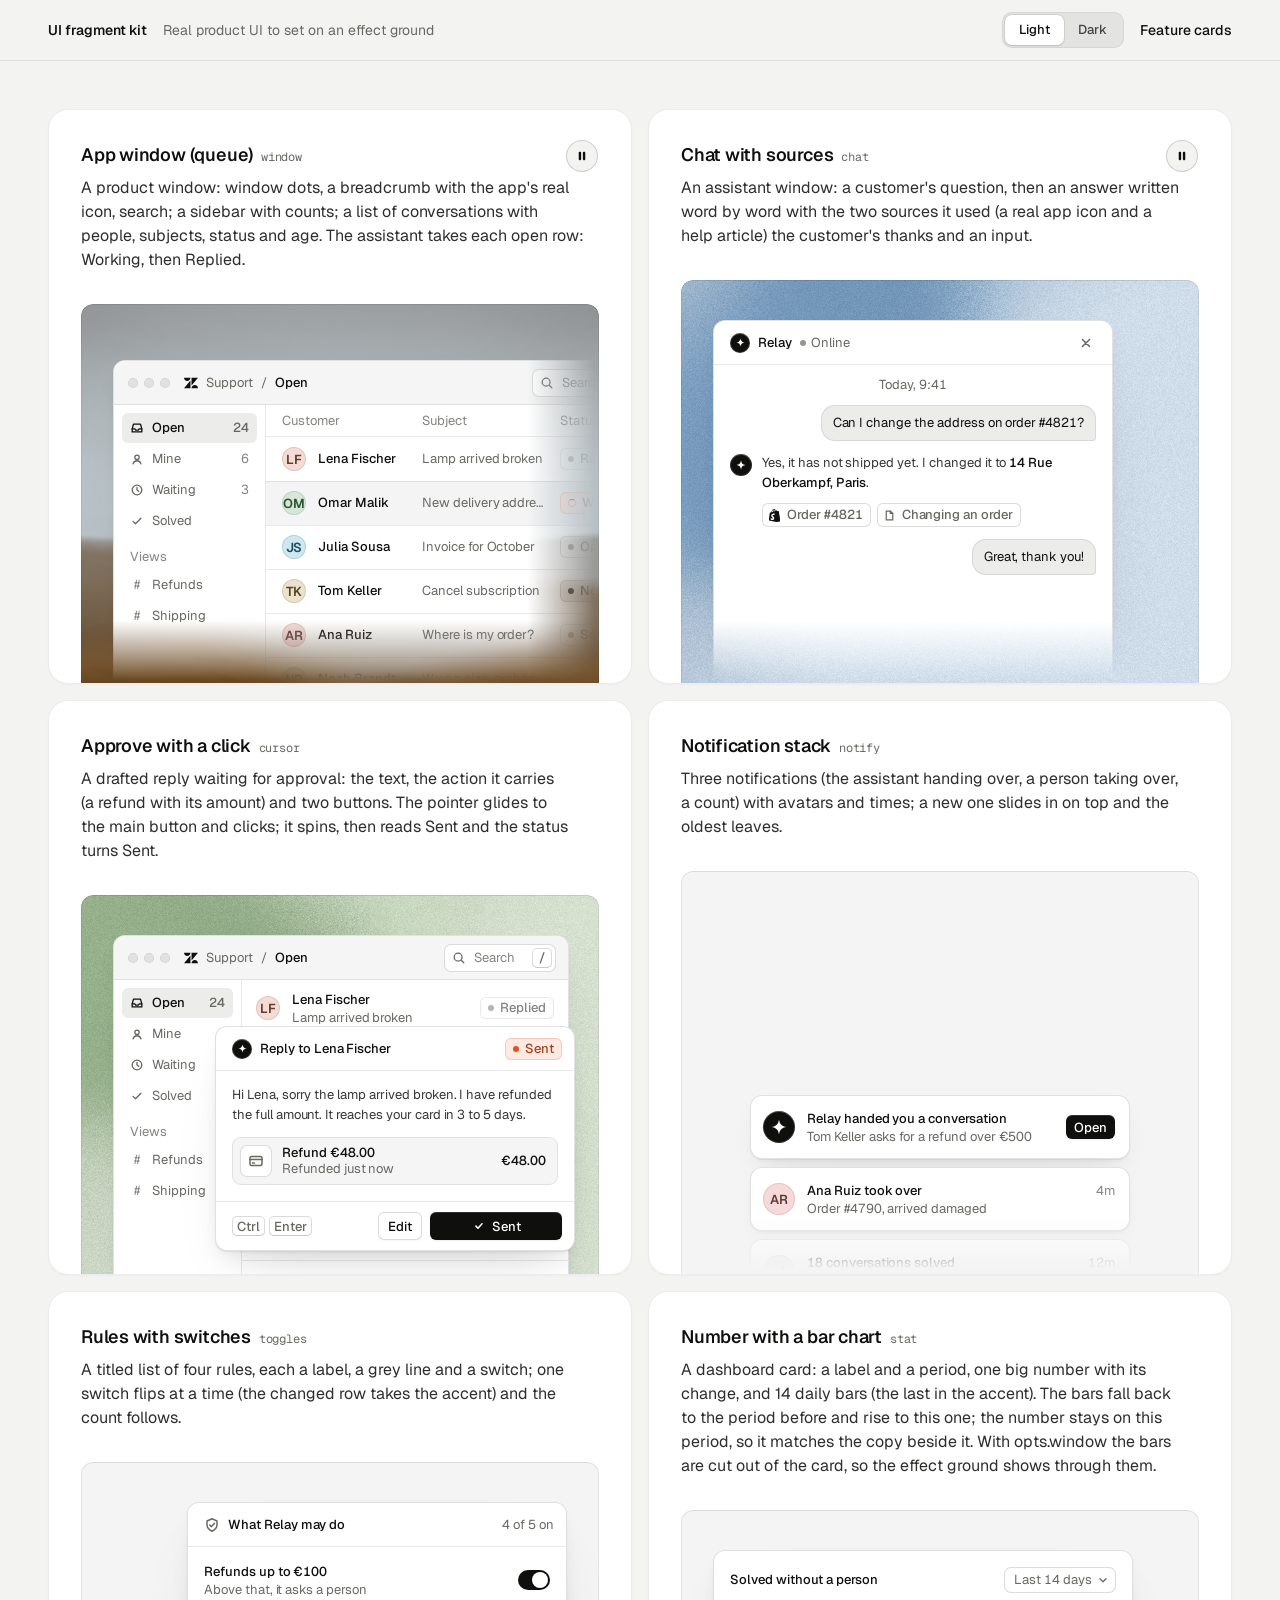
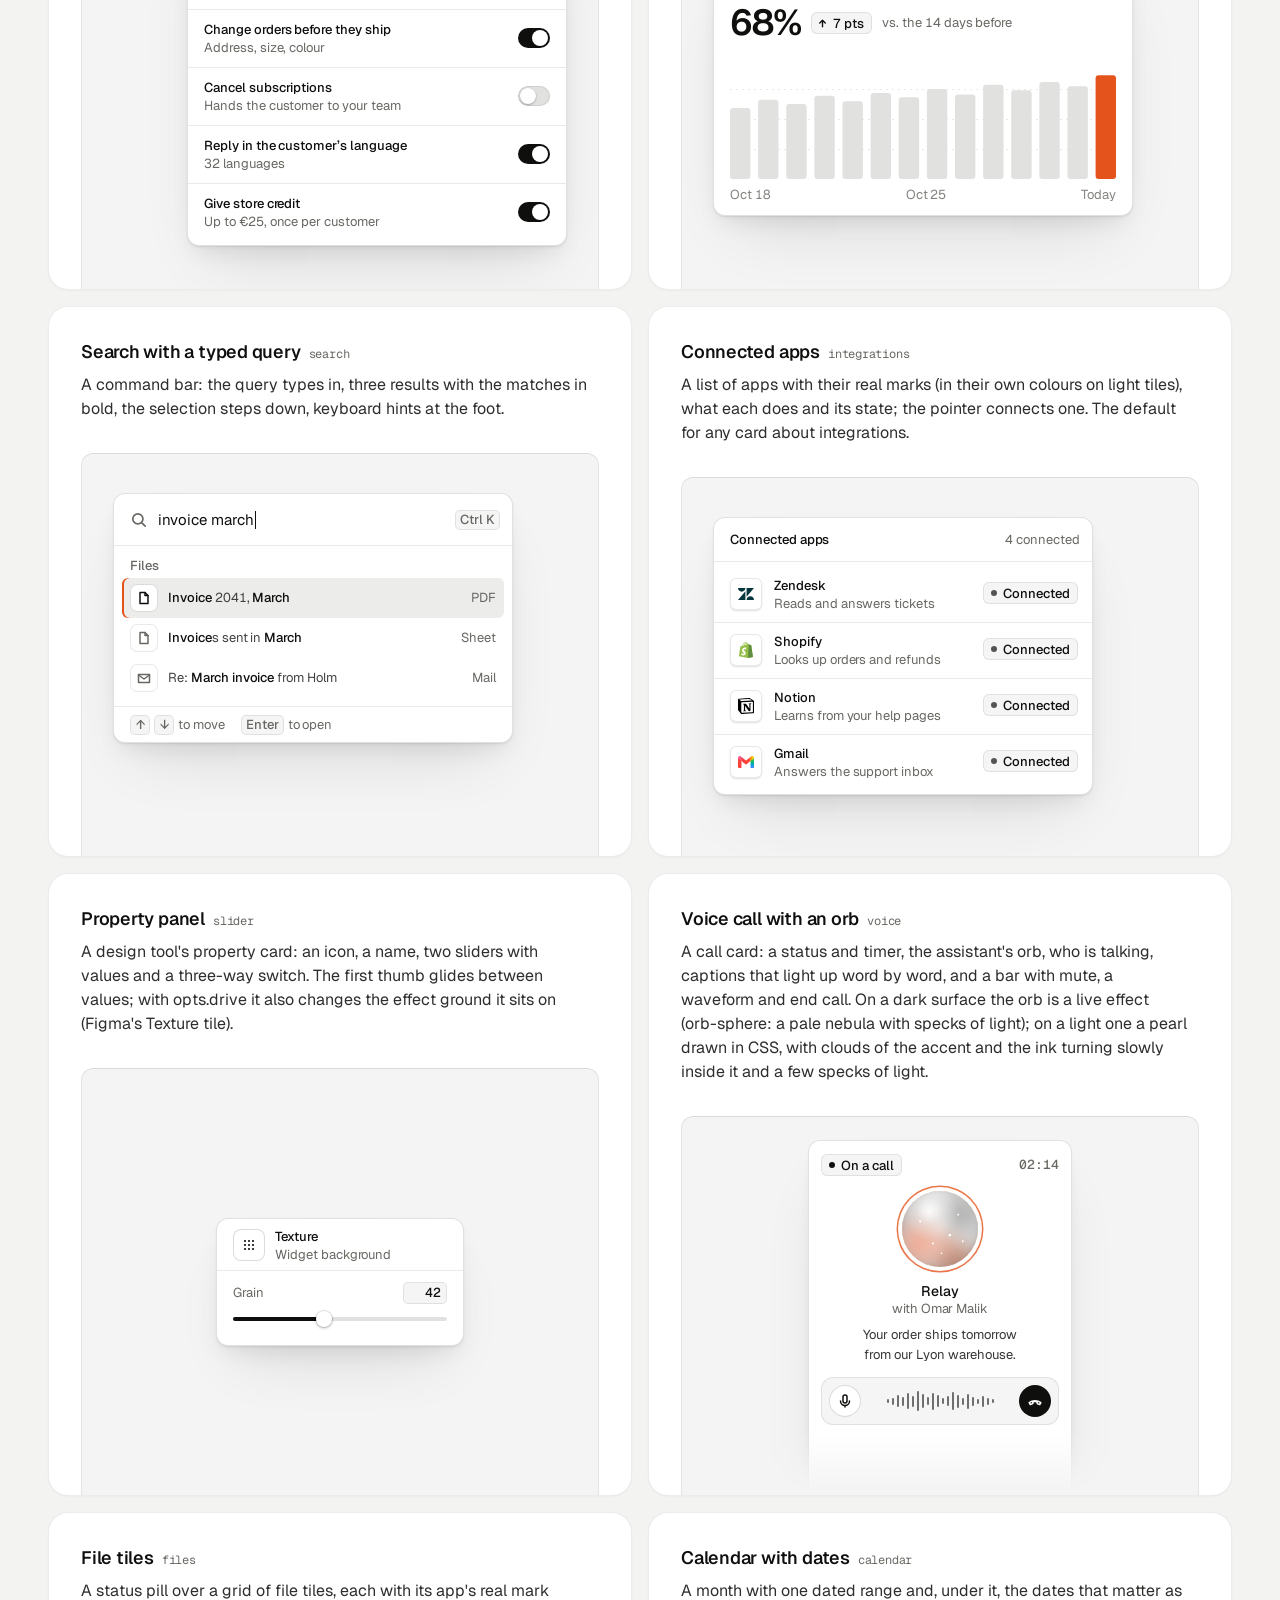
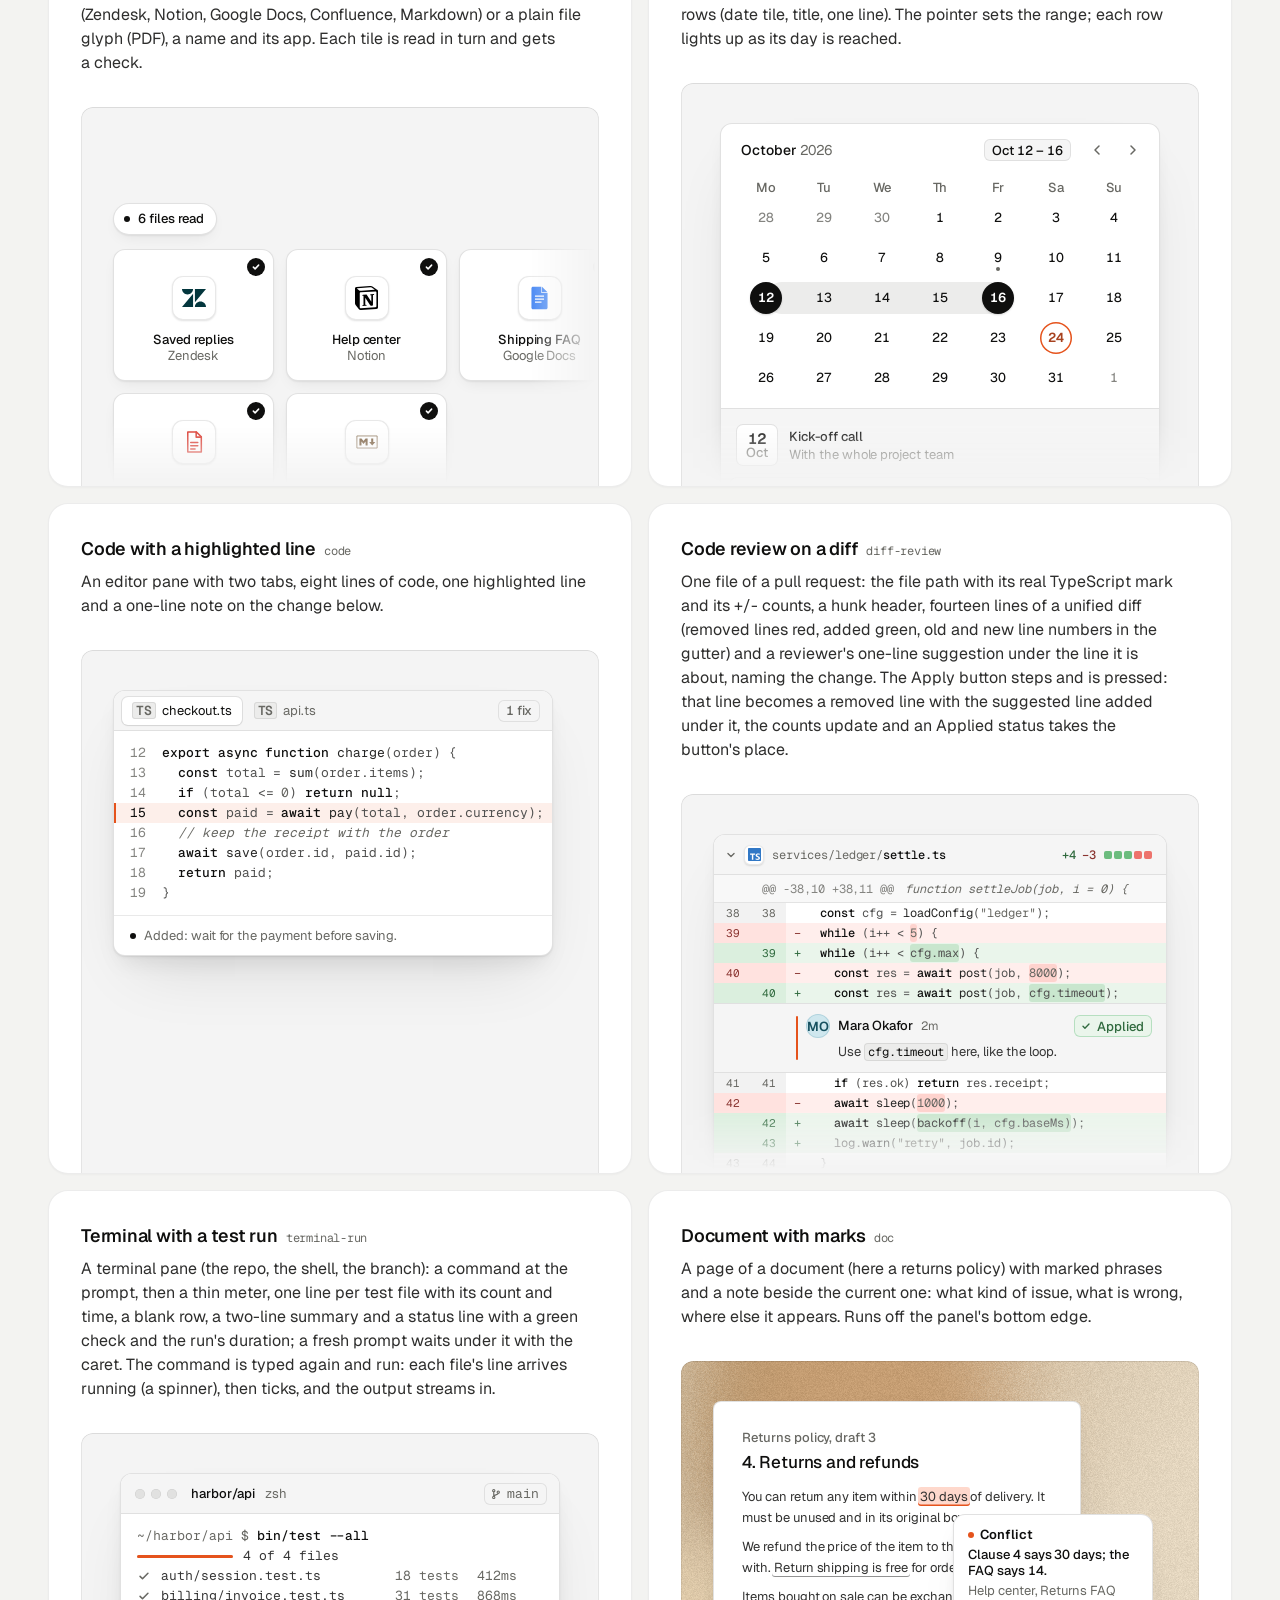
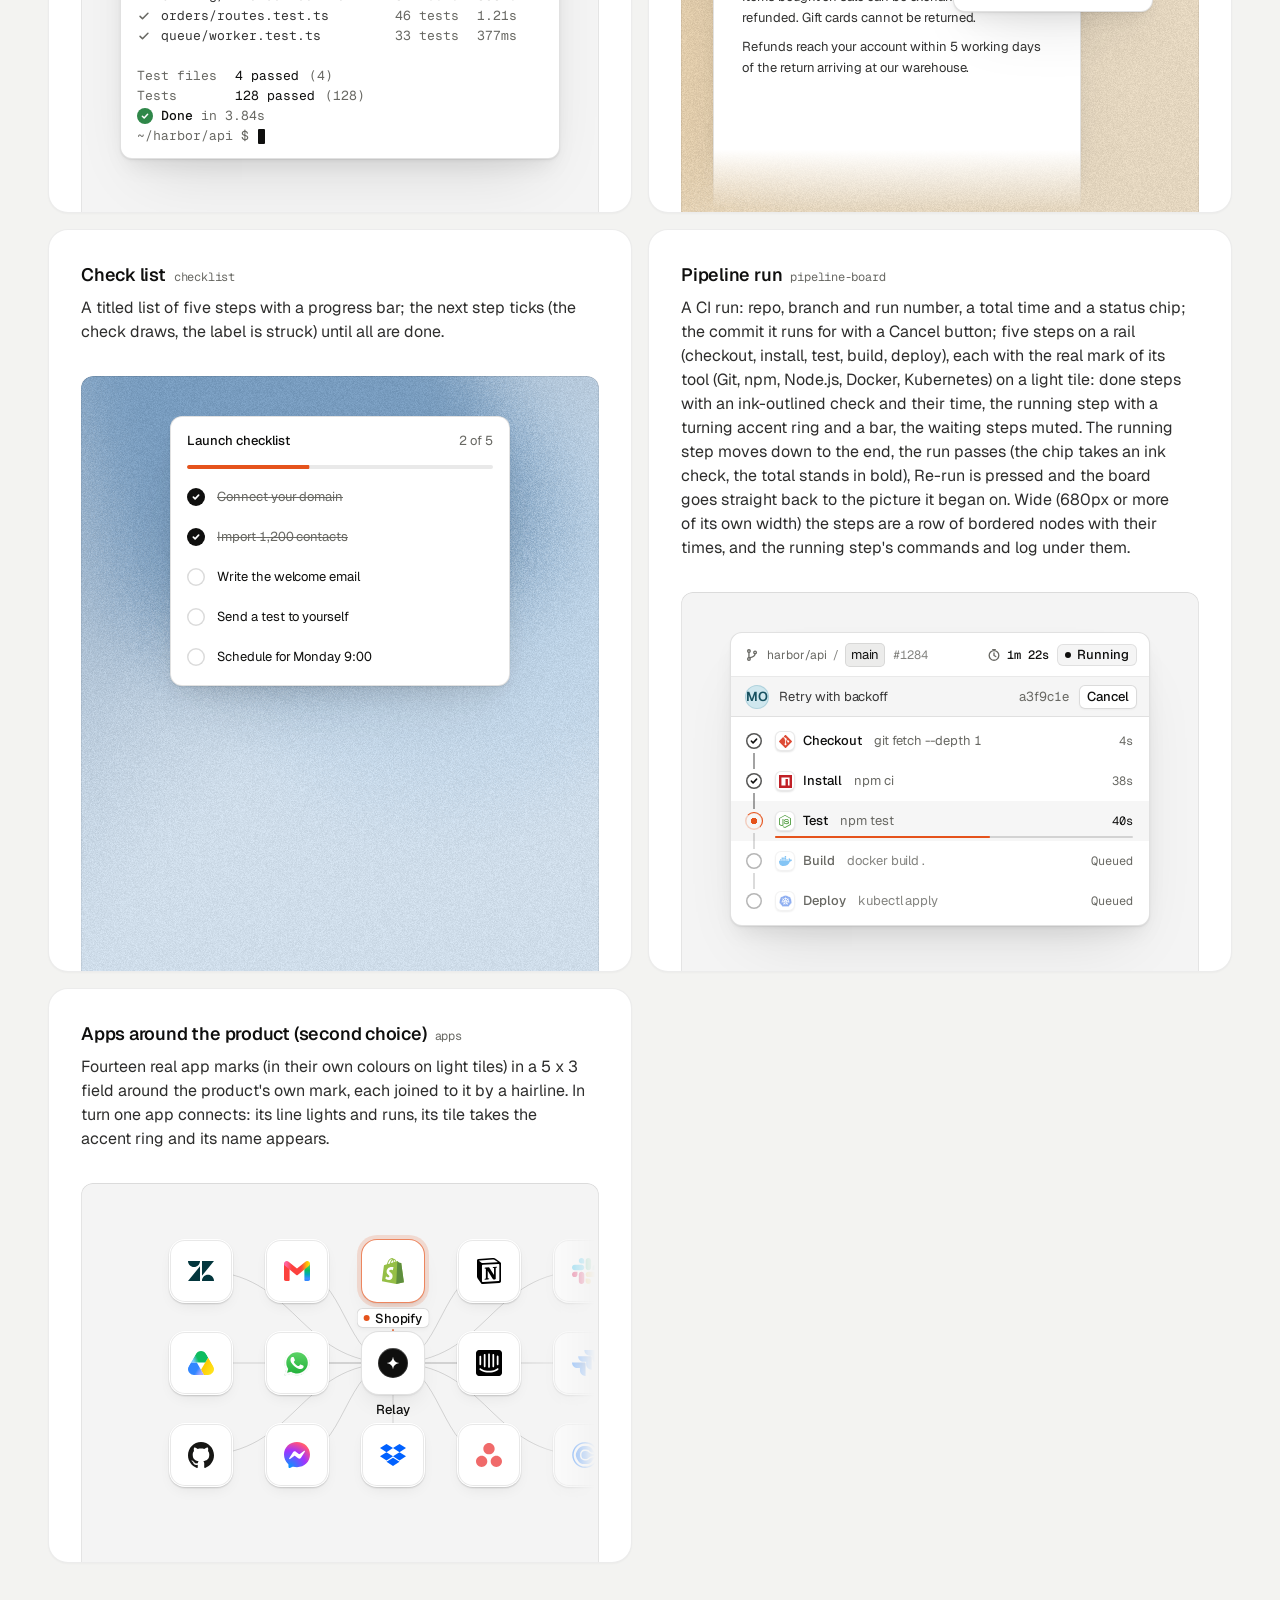
<file: .agents/skills/design-taste-frontend/assets/ui/index.html>
<!doctype html>
<html lang="en" data-theme="light">
<head>
<script>window.__tpGlMax = 16;   /* a gallery shows many live effects at once; a page of a site keeps the default 4 (fx.js) */</script>
<meta charset="utf-8">
<meta name="viewport" content="width=device-width, initial-scale=1">
<title>UI fragment kit</title>
<meta name="description" content="Nineteen pieces of real product UI from the taste-skill kit, each on an effect ground in a feature card.">
<link rel="preconnect" href="https://fonts.googleapis.com">
<link rel="preconnect" href="https://fonts.gstatic.com" crossorigin>
<link href="https://fonts.googleapis.com/css2?family=Geist:wght@300..700&family=Geist+Mono:wght@400;500&display=swap" rel="stylesheet">
<link rel="stylesheet" href="base.css">
<link rel="stylesheet" href="cards.css">
<style>
  :root { --font-text: "Geist", system-ui, sans-serif; --font-display: "Geist", system-ui, sans-serif; --font-mono: "Geist Mono", ui-monospace, monospace; }
  [data-theme="light"] { --bg: #f3f3f1; --card: #ffffff; --ink: #0f0f0e; --muted: #686863; --accent: #e5531c; --accent-ink: #ffffff; --g-bg: #e9e8e4; --g-surface: #f6f5f2; --frag: #ffffff; --warm: #c9a679; }
  [data-theme="dark"] { --bg: #070708; --card: #151517; --ink: #f2f2ef; --muted: #8f9094; --accent: #ff7a3c; --accent-ink: #120c08; --g-bg: #0e0e10; --g-surface: #1b1c1f; --frag: #1c1d20; --warm: #9c9689; }
  * { box-sizing: border-box; }
  html, body { margin: 0; }
  body { font-family: var(--font-text); background: var(--bg); color: var(--ink); -webkit-font-smoothing: antialiased; }
  .panel { --fx-bg: var(--g-bg); --fx-surface: var(--g-surface); --fx-ink: var(--ink); --fx-muted: var(--muted); --fx-accent: var(--hue, var(--warm)); --fx-accent-ink: var(--accent-ink); --calm: var(--g-bg); --p-h: 380px; }
  .top { position: sticky; top: 0; z-index: 20; background: color-mix(in oklab, var(--bg) 86%, transparent); backdrop-filter: blur(14px); -webkit-backdrop-filter: blur(14px); border-bottom: 1px solid color-mix(in oklab, var(--ink) 8%, transparent); }
  .top__in { max-width: 1232px; margin: 0 auto; padding: 0 24px; height: 60px; display: flex; align-items: center; gap: 16px; font-size: 14px; line-height: 20px; }
  .top__in strong { font-weight: 560; }
  .top__in > span { color: var(--muted); }
  .sp { flex: 1; }
  .seg { display: inline-flex; padding: 3px; border-radius: 10px; background: color-mix(in oklab, var(--ink) 6%, var(--bg)); box-shadow: inset 0 0 0 1px color-mix(in oklab, var(--ink) 6%, transparent); }
  .seg button { font: inherit; font-size: 13px; font-weight: 500; border: 0; background: none; color: color-mix(in oklab, var(--ink) 72%, var(--bg)); height: 30px; padding: 0 14px; border-radius: 7px; cursor: pointer; }
  .seg button[aria-pressed="true"] { background: var(--card); color: var(--ink); box-shadow: 0 0 0 1px color-mix(in oklab, var(--ink) 8%, transparent), 0 1px 2px rgb(0 0 0 / .1); }
  .top__in a { color: var(--ink); text-decoration: none; font-weight: 500; }
  main { max-width: 1232px; margin: 0 auto; padding: 48px 24px 96px; }
  .grid { display: grid; grid-template-columns: repeat(2, minmax(0, 1fr)); gap: 16px; }
  .card > h3 code { font: 400 12px/16px var(--font-mono); color: var(--muted); margin-left: 8px; }
  @media (max-width: 860px) { .grid { grid-template-columns: minmax(0, 1fr); } }
  @media (max-width: 600px) { main { padding: 24px 16px 64px; } .top__in { padding: 0 16px; } .top__in > span { display: none; } .panel { --p-h: 340px; } }
</style>
</head>
<body>
<header class="top">
  <div class="top__in">
    <strong>UI fragment kit</strong><span>Real product UI to set on an effect ground</span>
    <span class="sp"></span>
    <div class="seg" role="group" aria-label="Theme"><button type="button" data-mode="light" aria-pressed="true">Light</button><button type="button" data-mode="dark" aria-pressed="false">Dark</button></div>
    <a href="cards.html">Feature cards</a>
  </div>
</header>
<main><div class="grid" id="grid"></div></main>

<script type="module">
  import fx from '../effects/fx.js';
  import ui from './ui.js';
  const index = await fetch('index.json').then(r => r.json());
  // where each one sits, as its meta.json says: anchored at a corner or rising from the bottom and cut by
  // the panel's edge, or whole with 24px or more of ground round it; a fade only where an edge cuts it.
  // Only the compact slider sits in the calm middle (Figma's Texture tile); the cursor dialog is shown
  // where it belongs, over the lower-right edge of a window. [class, fade, style, opts]
  const PLACE = {
    window: ['at-corner', 'stage--fade-br', '--ay:56px'],
    chat: ['at-rise to-edge', 'stage--fade-b'],
    cursor: ['at-over', '', '--bx:24px;--by:24px'],
    notify: ['at-rise fit', 'stage--fade-b', '--ay:calc(100% - 180px);--ay-sm:calc(100% - 180px);--fit-max:380px'],
    toggles: ['at-right', ''],
    stat: ['at-corner', ''],
    search: ['at-corner', ''],
    integrations: ['at-corner', ''],
    slider: ['at-center', '', '', '{"compact":true,"drive":{"param":"grain","min":0.15,"max":0.95}}'],
    voice: ['at-rise to-edge fit', 'stage--fade-b', '--ax:max(24px, 50% - 132px);--ay:24px;--fit-max:264px'],
    files: ['at-corner wide', 'stage--fade-br', '--w:680px;--ay:96px'],
    calendar: ['at-rise fit', 'stage--fade-b', '--fit-max:440px'],
    code: ['at-corner', ''],
    'diff-review': ['at-corner fit', 'stage--fade-b', '--fit-max:480px'],
    'terminal-run': ['at-rise fit', '', '--fit-max:440px'],
    'pipeline-board': ['at-rise fit', '', '--fit-max:420px'],
    doc: ['at-corner to-edge', 'stage--fade-b'],
    checklist: ['at-rise fit', '', '--fit-max:340px'],
    apps: ['at-corner wide', 'stage--fade-br', '--w:560px;--ay:48px'],
  };
  // grounds behind UI are soft lit fields (never a line or dot pattern), on both themes: the bright
  // picture behind dark UI on the dark page, a clear step darker than white UI on the light page
  // the painting stays abstract (a mist over warm sand, level, fully soft) and shows once on the page
  const PAINT = ['painterly-landscape', { blur: 1, brush: 0.35, slope: 0, hillY: 0.3, horizon: 0.62, calm: 0.2, calmX: 0.6, calmY: 0.8, drift: 0, side: 1 }, '{"bg":"#a3b0b6","accent":"#c49a6c"}'];
  const GRAIN = ['grain-gradient', { speed: 0, grainMotion: 0, calm: 0.2, calmX: 0.5, calmY: 0.6, tint: 0.6, contrast: 0.6 }, '{"bg":"#d9ccb7","surface":"#e9e0d2","ink":"#2a2622","muted":"#6f675c","accent":"#a8794a"}'];
  const SKY = [GRAIN[0], GRAIN[1], '{"bg":"#c6d3df","surface":"#d6e0e9","ink":"#25303a","muted":"#5d6873","accent":"#3f6a92"}'];
  const SAGE = [GRAIN[0], GRAIN[1], '{"bg":"#cdd6c6","surface":"#dce3d6","ink":"#262d24","muted":"#5f6a5a","accent":"#6c8e63"}'];
  const GROUND = (m, i) => (m.name === 'slider' ? GRAIN : i === 0 ? PAINT : [GRAIN, SKY, SAGE][i % 3]);
  const q = new URLSearchParams(location.search);
  const grid = document.getElementById('grid');
  grid.innerHTML = index.fragments.map((m, i) => {
    const [at, fade, extra = '', opts = ''] = PLACE[m.name] || ['at-corner', 'stage--fade-br'];
    const [id, params, pal] = GROUND(m, i);
    const w = at === 'at-center' ? '' : ` style="--ax:32px;--ay:40px;${extra}"`;
    const o = opts ? ` data-ui-opts='${opts}'` : '';
    // the cursor is a dialog over a window's edge: the window under it holds still
    const under = m.name === 'cursor' ? `<div class="at-corner" style="--ax:32px;--ay:40px" data-ui-load="window" data-ui-opts='{"compact":true}' data-ui-still></div>` : '';
    return `<article class="card card--row"><h3>${m.title}<code>${m.name}</code></h3><p>${m.shows}</p>
      <div class="panel" data-fx="${id}" data-fx-seed="${(i + 1) * 17}" data-fx-params='${JSON.stringify(params)}' data-fx-palette='${pal}' style="--calm-k:0%">
        <div class="stage ${fade}">${under}<div class="${at}"${w}${o} data-ui-load="${m.name}"></div></div></div></article>`;
  }).join('');
  function setMode(mode) {
    document.documentElement.dataset.theme = mode;
    document.querySelectorAll('.seg button').forEach(b => b.setAttribute('aria-pressed', String(b.dataset.mode === mode)));
  }
  setMode(q.get('mode') === 'dark' ? 'dark' : 'light');
  if (q.has('t')) fx.setClock(+q.get('t'));
  // each ground is drawn once near the screen and kept as a picture (its WebGL context freed), so nineteen
  // panels need one or two contexts, not nineteen
  await Promise.all([ui.loadAll(grid), ui.grounds(grid, fx)]);
  document.documentElement.dataset.ready = '1';
  document.querySelectorAll('.seg button').forEach(b => b.addEventListener('click', async () => {
    setMode(b.dataset.mode);
    for (const el of grid.querySelectorAll('[data-ui]')) el.__ui?.repaint?.();
    await ui.grounds(grid, fx);
  }));
</script>
</body>
</html>
</file>
<file: .agents/skills/design-taste-frontend/assets/ui/base.css>
/*
  taste-skill UI fragment kit - shared base.
  Small pieces of real product UI, set on an effect ground inside a card's inset panel.
  The standard (references/cards.md): true product scale (13px text, 12px meta, never under 11px).
  A fragment is a picture of a product's screen, so the page's 13px floor (VI-05) does not apply
  inside .ui; every word the page itself says (titles, lines, labels, captions) keeps 13px or more.
  The rest:
  real-looking data, crisp 1px borders, radius 10-12, a soft layered shadow, one accent touch
  (the agent's mark is the ink, so the accent stays free for that one touch).

  Styled only by custom properties set by the page:
    --ui-font, --ui-mono, --ui-radius
    --fx-bg (the fragment's own surface), --fx-surface, --fx-ink, --fx-muted, --fx-accent, --fx-accent-ink
  Light or dark is read from --fx-bg itself (relative colour), so a fragment needs no theme class.
  Every size sits on a 4px grid. Loops stop under prefers-reduced-motion (the JS shows a still state).
*/
:where(.ui) {
  --u-bg: var(--fx-bg, #ffffff);
  --u-surface: var(--fx-surface, #f4f4f3);
  --u-ink: var(--fx-ink, #111111);
  --u-muted: var(--fx-muted, #6b6b6b);
  --u-accent: var(--fx-accent, #e8571f);
  --u-accent-ink: var(--fx-accent-ink, #ffffff);
  --u-r: var(--ui-radius, 12px);
  --u-r2: max(4px, calc(var(--u-r) - 4px));
  --u-r3: max(4px, calc(var(--u-r) - 6px));

  /* lines and fills, all mixed from the palette */
  --u-line: color-mix(in oklab, var(--u-ink) 9%, transparent);
  --u-line-2: color-mix(in oklab, var(--u-ink) 15%, transparent);
  --u-border: color-mix(in oklab, var(--u-ink) 12%, transparent);
  --u-fill: color-mix(in oklab, var(--u-ink) 3.5%, var(--u-bg));
  --u-fill-2: color-mix(in oklab, var(--u-ink) 7%, var(--u-bg));
  --u-fill-3: color-mix(in oklab, var(--u-ink) 11%, var(--u-bg));
  --u-text-2: color-mix(in oklab, var(--u-ink) 80%, var(--u-bg));
  --u-soft: color-mix(in oklab, var(--u-muted) 80%, var(--u-bg));
  --u-tint: color-mix(in oklab, var(--u-accent) 13%, var(--u-bg));
  --u-tint-2: color-mix(in oklab, var(--u-accent) 24%, var(--u-bg));
  --u-accent-text: color-mix(in oklab, var(--u-accent) 74%, var(--u-ink));
  --u-skel: color-mix(in oklab, var(--u-ink) 10%, var(--u-bg));
  /* a brand tile is light on every surface, so a logo keeps its own colours (references/icons.md) */
  --u-tile: #ffffff;
  --u-tile-edge: inset 0 0 0 1px rgb(0 0 0 / 0.09), 0 1px 2px rgb(0 0 0 / 0.12);

  /* depth: shadows grow and a top highlight appears as the fragment surface gets darker */
  --u-sh: rgb(0 0 0 / 0.14);
  --u-sh: oklch(from var(--u-bg) 0 0 0 / calc(0.5 - l * 0.38));
  --u-hi: transparent;
  --u-hi: oklch(from var(--u-bg) 1 0 0 / clamp(0, calc(0.11 - l * 0.11), 0.09));
  --u-shadow:
    inset 0 1px 0 var(--u-hi),
    0 1px 1px color-mix(in oklab, var(--u-sh) 40%, transparent),
    0 2px 4px -1px color-mix(in oklab, var(--u-sh) 45%, transparent),
    0 12px 24px -8px color-mix(in oklab, var(--u-sh) 80%, transparent),
    0 32px 64px -24px var(--u-sh);
  --u-shadow-sm:
    inset 0 1px 0 var(--u-hi),
    0 1px 2px color-mix(in oklab, var(--u-sh) 55%, transparent),
    0 6px 16px -6px color-mix(in oklab, var(--u-sh) 80%, transparent);
  --u-ease: var(--ease, cubic-bezier(.2, .8, .2, 1));   /* the page's one UI ease-out (system.css --ease) */
  /* the name is older than the rule: a strong ease-out that lands softly and never passes its mark (no overshoot, motion.md) */
  --u-spring: cubic-bezier(.22, 1, .36, 1);

  font-family: var(--ui-font, system-ui, -apple-system, "Segoe UI", sans-serif);
  font-size: 13px;
  line-height: 20px;
  font-weight: 400;
  color: var(--u-ink);
  -webkit-font-smoothing: antialiased;
  font-feature-settings: "tnum" 1, "cv11" 1;
  text-align: left;
  letter-spacing: -0.003em;
  box-sizing: border-box;
}
:where(.ui) *, :where(.ui) *::before, :where(.ui) *::after { box-sizing: border-box; }
/* a fragment never runs out of its panel on its own: on a narrow panel it narrows; a placement that
   crops it on purpose (cards.css, from 640px: every placement but .at-center) lifts this */
[data-ui] { max-width: 100%; }
/* fragments use div and span for text so page rules like `.card p` cannot reach them */
.ui :where(ul, ol, li, figure, blockquote, article, aside, nav) { margin: 0; padding: 0; list-style: none; }
.ui :where(mark) { background: none; color: inherit; }
:where(.ui) button { font: inherit; color: inherit; background: none; border: 0; padding: 0; margin: 0; cursor: default; }
:where(.ui) svg { display: block; flex: none; }

/* ---------------------------------------------------------------- the window every fragment sits in */
.ui-panel {
  position: relative;
  background: var(--u-bg);
  border: 1px solid var(--u-border);
  border-radius: var(--u-r);
  box-shadow: var(--u-shadow);
  max-width: 100%;
}
.ui-head {
  display: flex; align-items: center; gap: 8px;
  height: 44px; padding: 0 12px 0 16px;
  border-bottom: 1px solid var(--u-line);
}
.ui-title { font-size: 13px; font-weight: 500; line-height: 20px; white-space: nowrap; }
.ui-meta { font-size: 13px; line-height: 16px; color: var(--u-muted); white-space: nowrap; }
.ui-spacer { flex: 1; }
.ui-sep { width: 1px; height: 16px; background: var(--u-line-2); flex: none; }

/* window chrome: three quiet dots and a centred title */
.ui-dots { display: flex; gap: 6px; flex: none; }
.ui-dots i { width: 10px; height: 10px; border-radius: 50%; background: var(--u-fill-3); box-shadow: inset 0 0 0 0.5px var(--u-line); }

/* ---------------------------------------------------------------- controls */
/* the primary button is the ink (as on figma.com and x.ai); the accent is kept for one touch */
.ui-btn {
  display: inline-flex; align-items: center; justify-content: center; gap: 6px; flex: none;
  height: 28px; padding: 0 10px; border-radius: max(6px, var(--u-r3));
  font-size: 13px; font-weight: 500; line-height: 1; white-space: nowrap;
  background: var(--u-ink); color: var(--u-bg);
  box-shadow: inset 0 1px 0 color-mix(in oklab, var(--u-bg) 14%, transparent), 0 1px 2px color-mix(in oklab, var(--u-sh) 60%, transparent);
  transition: transform 160ms var(--u-ease), background-color 200ms var(--u-ease), color 200ms var(--u-ease);
}
.ui-btn--accent { background: var(--u-accent); color: var(--u-accent-ink); }
.ui-btn--ghost { background: var(--u-bg); color: var(--u-ink); box-shadow: inset 0 0 0 1px var(--u-line-2), 0 1px 2px color-mix(in oklab, var(--u-sh) 30%, transparent); }
.ui-btn--quiet { background: transparent; color: var(--u-muted); box-shadow: none; }
.ui-btn--sm { height: 24px; padding: 0 8px; font-size: 13px; }
.ui-btn .ui-icon { width: 14px; height: 14px; }
.ui-btn.is-pressed { transform: scale(0.96); }

/* status: a dot and a word; quiet by default, the accent only where something is happening */
.ui-chip {
  display: inline-flex; align-items: center; gap: 6px; flex: none;
  height: 22px; padding: 0 8px; border-radius: 6px;
  font-size: 13px; font-weight: 500; line-height: 1; white-space: nowrap;
  background: var(--u-fill); color: var(--u-muted); box-shadow: inset 0 0 0 1px var(--u-line);
}
.ui-chip::before { content: ""; width: 6px; height: 6px; border-radius: 50%; background: currentColor; opacity: 0.55; flex: none; }
.ui-chip--plain::before { display: none; }
.ui-chip--accent { background: var(--u-tint); color: var(--u-accent-text); box-shadow: inset 0 0 0 1px color-mix(in oklab, var(--u-accent) 22%, transparent); }
.ui-chip--accent::before { background: var(--u-accent); opacity: 1; }
.ui-chip--ink { color: var(--u-ink); }
.ui-chip--ink::before { opacity: 1; }
.ui-chip--live::before { animation: ui-live 1.6s var(--u-ease) infinite; }
.ui-chip svg { width: 12px; height: 12px; margin: 0 -1px 0 -2px; }
.ui-chip:has(svg)::before { display: none; }
@keyframes ui-live { 0%, 100% { opacity: 1; } 50% { opacity: 0.35; } }

.ui-dot { width: 6px; height: 6px; border-radius: 50%; background: var(--u-accent); flex: none; }
.ui-kbd {
  display: inline-grid; place-items: center; min-width: 20px; height: 20px; padding: 0 5px; border-radius: 5px;
  font: 500 13px/1 var(--ui-font, inherit); color: var(--u-muted);
  background: var(--u-bg); box-shadow: inset 0 0 0 1px var(--u-line-2), inset 0 -1px 0 var(--u-line);
}
.ui-icon { width: 16px; height: 16px; fill: none; stroke: currentColor; stroke-width: 1.5; stroke-linecap: round; stroke-linejoin: round; }

/* people: initials on a quiet tone, five tones that never reach violet */
.ui-avatar {
  --h: 60;
  display: grid; place-items: center; flex: none;
  width: 24px; height: 24px; border-radius: 50%;
  font-size: 13px; font-weight: 600; line-height: 1; letter-spacing: -0.02em;
  background: color-mix(in oklab, oklch(0.74 0.08 var(--h)) 34%, var(--u-bg));
  color: color-mix(in oklab, oklch(0.5 0.09 var(--h)) 70%, var(--u-ink));
  box-shadow: inset 0 0 0 1px color-mix(in oklab, oklch(0.6 0.08 var(--h)) 22%, transparent);
}
.ui-avatar[data-tone="1"] { --h: 40; }
.ui-avatar[data-tone="2"] { --h: 85; }
.ui-avatar[data-tone="3"] { --h: 150; }
.ui-avatar[data-tone="4"] { --h: 220; }
.ui-avatar[data-tone="5"] { --h: 20; }
.ui-avatar--md { width: 32px; height: 32px; font-size: 13px; }
.ui-avatar--accent { background: var(--u-accent); color: var(--u-accent-ink); box-shadow: none; }

/* the product's own mark (an assistant, a bot): an ink disc with a four-point spark. It is the ink,
   not the accent, so a fragment's one accent touch stays free for its status */
.ui-agent {
  position: relative; display: block; flex: none; width: 24px; height: 24px; border-radius: 50%;
  background: var(--u-ink);
  box-shadow: inset 0 0 0 1px color-mix(in oklab, var(--u-bg) 12%, transparent), inset 0 1px 0 color-mix(in oklab, #fff 16%, transparent);
}
.ui-agent::after {
  content: ""; position: absolute; inset: 26%; background: var(--u-bg);
  -webkit-mask: url("data:image/svg+xml,%3Csvg xmlns='http://www.w3.org/2000/svg' viewBox='0 0 16 16'%3E%3Cpath d='M8 .8c.5 4.3 2.9 6.7 7.2 7.2-4.3.5-6.7 2.9-7.2 7.2C7.5 10.9 5.1 8.5.8 8 5.1 7.5 7.5 5.1 8 .8z'/%3E%3C/svg%3E") center / contain no-repeat;
          mask: url("data:image/svg+xml,%3Csvg xmlns='http://www.w3.org/2000/svg' viewBox='0 0 16 16'%3E%3Cpath d='M8 .8c.5 4.3 2.9 6.7 7.2 7.2-4.3.5-6.7 2.9-7.2 7.2C7.5 10.9 5.1 8.5.8 8 5.1 7.5 7.5 5.1 8 .8z'/%3E%3C/svg%3E") center / contain no-repeat;
}

/* skeleton lines for the parts of a window that are only context */
.ui-skel { display: block; height: 6px; border-radius: 3px; background: var(--u-skel); }

/* ---------------------------------------------------------------- brand marks */
/* Real brand icons are local files (icons/, written by scripts/icons.mjs fetch; icons-credits.json lists them): no page calls
   a CDN for an icon. A mark on a tile (.ui-logo, .ui-file__icon, .ui-field__tile, .ui-diff__tool, .ui-pipe__tool) is a colour
   file as <img src="icons/notion.svg" alt="">, the path as printed by fetch for the page that holds it. A small mark inline beside
   text stays in the ink: the one-colour inline <svg class="ui-brand" aria-hidden="true"> that fetch --mono prints. */
.ui-brand { display: block; flex: none; width: 18px; height: 18px; }
svg.ui-brand { fill: currentColor; color: var(--u-ink); }
.ui-brand--ink { color: var(--u-ink); }
/* a brand logo on a small tile: the tile is light on every surface and the logo in its own colours */
.ui-logo {
  display: grid; place-items: center; flex: none;
  width: 40px; height: 40px; border-radius: var(--u-r2);
  background: var(--u-tile); box-shadow: var(--u-tile-edge);
}
.ui-logo img, .ui-file__icon img, .ui-field__tile img, .ui-diff__tool img, .ui-pipe__tool img { display: block; flex: none; object-fit: contain; }
.ui-logo :is(svg, img, .ui-brand) { width: 20px; height: 20px; }
.ui-logo--sm { width: 32px; height: 32px; border-radius: max(6px, var(--u-r3)); }
.ui-logo--sm :is(svg, img, .ui-brand) { width: 16px; height: 16px; }
.ui-logo--lg { width: 56px; height: 56px; border-radius: var(--u-r); }
.ui-logo--lg :is(svg, img, .ui-brand) { width: 28px; height: 28px; }

/* ---------------------------------------------------------------- the pointer */
.ui-pointer {
  position: absolute; left: 0; top: 0; z-index: 5;
  width: 20px; height: 20px; pointer-events: none;
  filter: drop-shadow(0 1px 1px rgb(0 0 0 / 0.25)) drop-shadow(0 3px 6px rgb(0 0 0 / 0.2));
  will-change: transform;
}
.ui-pointer svg { width: 20px; height: 20px; }
/* a named pointer (a person or the agent working in the product) */
.ui-pointer__name {
  position: absolute; left: 14px; top: 18px; height: 20px; padding: 0 7px; border-radius: 6px 10px 10px 10px;
  font: 500 13px/20px var(--ui-font, inherit); white-space: nowrap;
  background: var(--u-accent); color: var(--u-accent-ink);
}
.ui-ring {
  position: absolute; left: 0; top: 0; width: 28px; height: 28px; margin: -14px 0 0 -14px; border-radius: 50%;
  border: 1.5px solid var(--u-accent); opacity: 0; pointer-events: none; z-index: 4;
}
.ui-ring.is-on { animation: ui-ring 520ms var(--u-ease) forwards; }
@keyframes ui-ring { from { opacity: 0.8; transform: var(--at) scale(0.4); } to { opacity: 0; transform: var(--at) scale(1.5); } }

@keyframes ui-spin { to { transform: rotate(360deg); } }
.ui-spin {
  display: inline-block; width: 12px; height: 12px; border-radius: 50%; flex: none;
  border: 1.5px solid color-mix(in oklab, currentColor 30%, transparent); border-top-color: currentColor;
  animation: ui-spin 700ms linear infinite;
}

/* ---------------------------------------------------------------- held, paused */
/* a fragment held on its finished picture (data-ui-still, its cycles done) shows nothing that moves:
   no caret, spinner or pulse runs on in a still picture */
.is-ui-held, .is-ui-held *, .is-ui-held *::before, .is-ui-held *::after { animation: none !important; }
.is-ui-paused, .is-ui-paused *, .is-ui-paused *::before, .is-ui-paused *::after { animation-play-state: paused !important; }

/* the pause button ui.loop puts by a looping fragment (and an object from assets/objects, as
   .loop-pause): a solid disc in the page colours (never a see-through blur), 32px in a 44px hit area,
   the same as components' .cx-pause and system.css. In a card it sits beside the title (ui.js sets its
   top and right; the title keeps 44px clear), in a panel outside a card 12px in from the bottom-right
   corner, and with no panel under the fragment, in 44px kept free below it. */
button.ui-pause.ui-pause, button.loop-pause {
  position: absolute; right: 12px; bottom: 12px; z-index: 6; display: grid; place-items: center;
  width: 32px; height: 32px; margin: 0; padding: 0; border-radius: 50%; cursor: pointer;
  border: 1px solid color-mix(in oklab, var(--ink, #111) 16%, transparent);
  background: var(--bg, #fff); color: var(--ink, #111);
  box-shadow: 0 1px 2px rgb(0 0 0 / 0.12), 0 4px 12px -4px rgb(0 0 0 / 0.28);
  opacity: 0.88; transition: opacity 200ms ease, border-color 200ms ease;
  -webkit-tap-highlight-color: transparent;
}
button.ui-pause.ui-pause--title { bottom: auto; box-shadow: none; opacity: 1; }
button.ui-pause.ui-pause--below { right: 0; bottom: 6px; box-shadow: none; }
.ui-pause-beside { padding-right: 44px; }
button:is(.ui-pause, .loop-pause)::before { content: ""; position: absolute; inset: -6px; border-radius: 50%; }
button:is(.ui-pause, .loop-pause):is(:hover, :focus-visible) { opacity: 1; border-color: color-mix(in oklab, var(--ink, #111) 32%, transparent); }
button:is(.ui-pause, .loop-pause):focus-visible { outline: 2px solid var(--ink, #111); outline-offset: 2px; }
button:is(.ui-pause, .loop-pause) svg { display: block; width: 14px; height: 14px; fill: currentColor; }
button:is(.ui-pause, .loop-pause).is-paused svg, button.loop-pause[aria-pressed="true"] svg { margin-left: 1px; }
@media (forced-colors: active) { button.ui-pause.ui-pause, button.loop-pause { border-color: ButtonText; } }

@media (prefers-reduced-motion: reduce) {
  :where(.ui) *, :where(.ui) *::before, :where(.ui) *::after { transition-duration: 0ms !important; animation: none !important; }
  button.ui-pause.ui-pause, button.loop-pause { display: none; }
}
</file>
<file: .agents/skills/design-taste-frontend/assets/ui/cards.css>
/*
  taste-skill feature cards - the card, its inset panel and where a fragment sits on it.
  The rules and their reasons are in references/cards.md. Link after system.css (it refines .card
  and .panel there) or on its own with these tokens on a ground:
    --bg (page), --card (one step off the page), --ink, --muted, --accent, --accent-ink,
    --font-text, --font-mono
  Fragments in a panel take --fx-* from .stage (set below from the same tokens).
*/

/* ---------------------------------------------------------------- the card */
.card {
  --c-r: 20px;                      /* card radius */
  --c-pad: 28px;                    /* text padding = the panel's side inset */
  --c-gap: 8px;                     /* an inset panel's margin; its radius is --c-r minus this */
  --c-border: color-mix(in oklab, var(--ink) 8%, transparent);
  --c-text: color-mix(in oklab, var(--ink) 84%, var(--card));   /* card text: the ink, a touch softer than titles */
  --c-hi: oklch(from var(--card) 1 0 0 / clamp(0, calc(0.09 - l * 0.09), 0.07));
  --c-sh: oklch(from var(--card) 0 0 0 / calc(0.07 - l * 0.04));
  position: relative; display: flex; flex-direction: column; min-width: 0;
  padding: var(--c-pad); border-radius: var(--c-r);
  background: var(--card); color: var(--ink);
  border: 1px solid var(--c-border);
  box-shadow: inset 0 1px 0 var(--c-hi), 0 1px 2px var(--c-sh);
  overflow: clip;
  gap: 0;
}
@media (min-width: 1024px) { .card { --c-pad: 32px; } }
@media (max-width: 639px) { .card { --c-r: 18px; --c-pad: 20px; } }

.card > h3, .card__title {
  margin: 0; font-family: var(--font-text); font-size: 18px; line-height: 26px; font-weight: 560;
  letter-spacing: -0.012em; color: var(--ink); text-wrap: balance;
}
/* the two lines under a title: 16px in the ink (a touch softer than the title), never small grey text */
.card > p, .card__text {
  margin: 8px 0 0; font-size: 16px; line-height: 24px; color: var(--c-text);
  max-width: 46ch; text-wrap: pretty;
}
/* two muted lines keep one height in a row so the panels line up; only where cards sit side by side
   (below 1024px a row is one column, and the held line would be an empty gap) */
@media (min-width: 1024px) { .card--row > p { min-height: 2lh; } }
.card__link {
  display: inline-flex; align-items: center; gap: 6px; margin-top: 16px; width: max-content;
  font-size: 15px; font-weight: 500; line-height: 22px; color: var(--ink); text-decoration: none;
}
.card__link svg { width: 14px; height: 14px; transition: transform 200ms cubic-bezier(.2,.7,.2,1); }
.card__link:hover svg { transform: translateX(2px); }

/* ---------------------------------------------------------------- the inset panel */
/* Default (x.ai): aligned with the text column and running off the card's bottom edge.
   The effect canvas mounts on the panel (data-fx) and sits under everything in it. */
.panel {
  --p-r: 12px;
  display: block; padding: 0;
  --p-h: clamp(264px, 22vw + 8px, 340px);
  position: relative; isolation: isolate; overflow: clip;
  min-height: var(--p-h); flex: 1 0 auto;
  border-radius: var(--p-r) var(--p-r) 0 0;
  background: color-mix(in oklab, var(--ink) 4%, var(--card));
}
/* a panel with no effect mounted stands on the page's lit ground (system.css --ground-*: sand, sky,
   sage, painting), never a grey a shade off the white UI on it: flat on kind other (cafes, shops,
   studios); on a tech page (site-kind tech, software or gaming) a soft mesh of the ground's own tones,
   the Figma tile, with no grain (grain or texture would be the page's one effect). A [data-fx] panel
   draws its effect instead. */
.panel:not([data-fx], .panel--device) { background: var(--ground-bg, #d9ccb7); }
:root:has(meta[name="site-kind"]:is([content="tech"], [content="software"], [content="gaming"])) .panel:not([data-fx], .panel--device) {
  background-color: var(--ground-bg, #d9ccb7);
  background-image:
    radial-gradient(70% 90% at 12% 0%, color-mix(in oklab, var(--ground-surface, #e9e0d2) 92%, white), transparent 70%),
    radial-gradient(60% 80% at 100% 100%, color-mix(in oklab, var(--ground-accent, #a8794a) 34%, var(--ground-bg, #d9ccb7)), transparent 72%),
    radial-gradient(50% 60% at 85% 10%, color-mix(in oklab, var(--ground-surface, #e9e0d2) 60%, transparent), transparent 70%);
}
.card > .panel { margin-top: 32px; margin-bottom: calc(-1 * var(--c-pad) - 1px); }
.card > .panel--device { margin-top: 24px; }
/* system.css spaces the text above a panel itself; here the panel carries the 32px */
.card > :has(+ .panel) { margin-bottom: 0; }
/* a crisp 1px edge over the ground and over any fragment it crops */
.panel::after {
  content: ""; position: absolute; inset: 0; z-index: 4; pointer-events: none; border-radius: inherit;
  box-shadow: inset 0 0 0 1px color-mix(in oklab, var(--ink) 7%, transparent), inset 0 1px 0 color-mix(in oklab, var(--ink) 4%, transparent);
}
/* the vignette that calms the ground where the fragment sits (--vx, --vy: its centre) */
.panel::before {
  content: ""; position: absolute; inset: 0; z-index: 0; pointer-events: none; width: auto; padding: 0;
  background: radial-gradient(ellipse 70% 62% at var(--vx, 50%) var(--vy, 62%),
    color-mix(in oklab, var(--calm, var(--card)) var(--calm-k, 34%), transparent), transparent 72%);
}
/* inset on all sides by --c-gap; nested radius */
.card > .panel--inset {
  margin: 32px calc(var(--c-gap) - var(--c-pad)) calc(var(--c-gap) - var(--c-pad));
  border-radius: calc(var(--c-r) - var(--c-gap));
}
/* runs to the card's side and bottom edges (Figma's image band); the card's corners clip it */
.card > .panel--flush {
  margin: 32px calc(-1 * var(--c-pad) - 1px) calc(-1 * var(--c-pad) - 1px);
  border-radius: 0;
}
.panel--flush::after { box-shadow: inset 0 1px 0 color-mix(in oklab, var(--ink) 7%, transparent); }
/* the panel on top, the caption under it (tall cards) */
.card > .panel--top {
  order: -1; margin: calc(var(--c-gap) - var(--c-pad)) calc(var(--c-gap) - var(--c-pad)) 24px;
  border-radius: calc(var(--c-r) - var(--c-gap)); flex: none; min-height: 0; aspect-ratio: 1 / 1;
}
.panel--top.panel--wide { aspect-ratio: 4 / 3; }

/* a device (x.ai's "Computer" card): a status row, then the ground as its screen. The row sits on the
   card itself, not in a frame of its own, so the card stays two levels deep (card > picture > UI) */
.panel--device { display: flex; padding: 0; flex-direction: column; background: none; overflow: visible; isolation: auto; border-radius: 0; }
.panel--device::before, .panel--device::after { display: none; }
.panel__bar {
  display: flex; align-items: center; gap: 8px; height: 32px; margin-bottom: 12px; padding: 0; flex: none;
  font: 500 13px/20px var(--font-text); color: var(--ink);
}
.panel__bar .muted { color: var(--muted); font-weight: 400; }
.panel__bar .sp { flex: 1; }
/* the bar's status is quiet ink: the accent belongs to the one status inside the screen */
.panel__status {
  display: inline-flex; align-items: center; gap: 6px; height: 22px; padding: 0 8px; border-radius: 6px;
  font: 500 var(--t-label)/1 var(--font-text); color: var(--ink);
  background: color-mix(in oklab, var(--ink) 6%, transparent); box-shadow: inset 0 0 0 1px color-mix(in oklab, var(--ink) 8%, transparent);
}
.panel__bar .ui-agent { width: 20px; height: 20px; --u-ink: var(--ink); --u-bg: var(--card); }
/* a still dot: the bar's status never spins on its own (the moving part is the screen's one loop) */
.panel__status i { width: 6px; height: 6px; border-radius: 50%; background: currentColor; opacity: 0.7; }
.panel__screen {
  position: relative; isolation: isolate; overflow: clip; flex: 1;
  margin: 0; border-radius: var(--p-r) var(--p-r) 0 0;
  background: color-mix(in oklab, var(--ink) 4%, var(--card));
}
.panel__screen::after {
  content: ""; position: absolute; inset: 0; z-index: 4; pointer-events: none; border-radius: inherit;
  box-shadow: inset 0 0 0 1px color-mix(in oklab, var(--ink) 7%, transparent);
}
.panel__screen::before {
  content: ""; position: absolute; inset: 0; z-index: 0; pointer-events: none;
  background: radial-gradient(ellipse 70% 62% at var(--vx, 50%) var(--vy, 70%),
    color-mix(in oklab, var(--calm, #000) var(--calm-k, 30%), transparent), transparent 72%);
}

/* ---------------------------------------------------------------- where a fragment sits */
/* .stage holds the fragment(s) and gives them their palette: the fragment surface is one step
   lighter than the card on dark grounds and white on light ones */
.stage, .panel > .stage, .panel__screen > .stage {
  position: absolute; inset: 0; z-index: 1; max-width: none;
  --ui-font: var(--font-text); --ui-mono: var(--font-mono); --ui-radius: 12px;
  /* the fragment surface: white on a light card, one step lighter than a dark card (--frag overrides) */
  --fx-bg: var(--frag, oklch(from var(--card) clamp(calc(l + 0.05), calc((l - 0.5) * 1000), 1) calc(c * 0.5) h));
  --fx-surface: var(--card); --fx-ink: var(--ink); --fx-muted: var(--muted);
  --fx-accent: var(--accent); --fx-accent-ink: var(--accent-ink);
}
.stage > * { position: absolute; max-width: none; }
/* from 640px a fragment keeps its true width and is cropped by the panel, never squeezed to fit
   (on a phone it takes the panel's width instead: see the end of this block) */
@media (min-width: 640px) { .stage > :not(.at-center) > [data-ui] { max-width: none; } }
/* a fragment cut by the panel's edge dissolves into the ground over its last --fade-h (64px; 40px for a
   short panel) instead of being sliced through a line of text (edge-fade-dissolve, 14 of 41 sites).
   The fade only ever covers context: the fragment's point (the row that changes, the number, the
   button) sits above it. */
.stage { --fade-h: 64px; }
.stage--fade-b { -webkit-mask: linear-gradient(to bottom, #000 calc(100% - var(--fade-h)), transparent calc(100% - 4px)); mask: linear-gradient(to bottom, #000 calc(100% - var(--fade-h)), transparent calc(100% - 4px)); }
.stage--fade-r { -webkit-mask: linear-gradient(to right, #000 calc(100% - 72px), transparent calc(100% - 4px)); mask: linear-gradient(to right, #000 calc(100% - 72px), transparent calc(100% - 4px)); }
.stage--fade-br {
  -webkit-mask: linear-gradient(to bottom, #000 calc(100% - var(--fade-h)), transparent calc(100% - 4px)), linear-gradient(to right, #000 calc(100% - 72px), transparent calc(100% - 4px));
  -webkit-mask-composite: source-in;
  mask: linear-gradient(to bottom, #000 calc(100% - var(--fade-h)), transparent calc(100% - 4px)), linear-gradient(to right, #000 calc(100% - 72px), transparent calc(100% - 4px));
  mask-composite: intersect;
}
/* anchored at the top-left inset, cut by the right and bottom edges (19 of 41 sites) */
.at-corner { left: var(--ax, 32px); top: var(--ay, 32px); }
/* anchored at the top-right inset, cut by the bottom only: on a narrow panel it narrows to the panel
   minus both insets rather than run out of the left edge through its text */
.at-right { right: var(--ax, 32px); top: var(--ay, 32px); max-width: calc(100% - 2 * var(--ax, 32px)); }
.stage > .at-right > :is([data-ui], .ui) { max-width: 100%; }
/* rising out of the bottom edge (x.ai) */
.at-rise { left: var(--ax, 18%); top: var(--ay, 48px); }
/* .to-edge: the wrapper reaches --cut (72px) past the panel's bottom edge whatever the panel's height,
   so a fragment that fills its wrapper (stat with opts.fill, a long list) is always cut on purpose and
   never by a few accidental px */
.stage > .to-edge { bottom: calc(-1 * var(--cut, 72px)); }
.stage > .to-edge > :is([data-ui], .ui) { height: 100%; }
/* .fit: the fragment takes the panel's width minus --ax on both sides instead of its own, for a narrow
   panel where a few px of overhang would cut its text (contain it, or cut it by 48px or more).
   --fit-max (its true width, e.g. 400px for chat) keeps it at that width on a wide panel, centred
   between the insets (x.ai's window rising out of the bottom edge), so it only narrows where the
   panel is too small: never a 1-23px sliver, a cut at 1024, or uneven ground at the sides */
.stage > .fit { right: var(--ax, 32px); }
.stage > .fit > :is([data-ui], .ui) { width: 100%; max-width: var(--fit-max, 100%); margin-inline: auto; }
/* .wide: a fluid fragment (files, calendar) set wider than the panel (--w), so it is cut by the right
   edge like a window, not centred with even ground round it; pair with .stage--fade-br. Whatever the
   panel's width it runs at least 64px past the right edge */
.stage > .wide { width: max(var(--w, 680px), 100% - var(--ax, 32px) + 64px); }
.stage > .wide > :is([data-ui], .ui) { width: 100%; max-width: none; }
/* a small control in the calm middle of a focal ground (Figma's Texture tile): never a window or a
   dialog. It never runs past the panel: at most the panel less 24px a side */
.at-center { left: 50%; top: 50%; translate: -50% -50%; max-width: calc(100% - 48px); }
.stage > .at-center > :is([data-ui], .ui) { max-width: 100%; }
/* a second fragment laid over the first one's edge */
.at-over { right: var(--bx, 24px); bottom: var(--by, 24px); z-index: 2; }
.at-over-l { left: var(--bx, 24px); bottom: var(--by, 24px); z-index: 2; }
/* phone: a fragment takes the panel's width minus the inset on both sides (its own width stays the upper
   bound), so it is only ever cut at the bottom, never through a line of text at the side. The desktop
   --ax and --ay are ignored here; --ay-sm sets the top. */
@media (max-width: 639px) {
  .stage > :is(.at-corner, .at-right, .at-rise) { left: var(--ax-sm, 16px); right: var(--ax-sm, 16px); top: var(--ay-sm, 24px); max-width: none; }
  .stage > :is(.at-corner, .at-right, .at-rise) > :is([data-ui], .ui) { max-width: 100%; }
  .stage > .wide { width: auto; }
  .stage > .at-center { max-width: calc(100% - 2 * var(--ax-sm, 16px)); }
  /* a dialog over a window takes the panel's width less 12px a side, never running past it */
  .stage > :is(.at-over, .at-over-l) { left: 12px; right: 12px; bottom: 16px; }
  .stage > :is(.at-over, .at-over-l) > :is([data-ui], .ui) { width: auto; max-width: 100%; }
}

/* ---------------------------------------------------------------- variants */
/* text beside the panel */
.card--split { display: grid; grid-template-columns: minmax(0, 5fr) minmax(0, 7fr); gap: 40px; align-items: stretch; }
.card--split > .card__body { display: flex; flex-direction: column; justify-content: center; padding: 16px 0; }
.card--split > .panel { margin: calc(var(--c-gap) - var(--c-pad)) calc(var(--c-gap) - var(--c-pad)) calc(var(--c-gap) - var(--c-pad)) 0; border-radius: calc(var(--c-r) - var(--c-gap)); min-height: 420px; }
@media (max-width: 899px) {
  .card--split { grid-template-columns: minmax(0, 1fr); gap: 0; }
  .card--split > .card__body { padding: 0; }
  .card--split > .panel { margin: 28px calc(var(--c-gap) - var(--c-pad)) calc(var(--c-gap) - var(--c-pad)); min-height: 360px; }
}
.card__points { display: grid; gap: 0; margin: 24px 0 0; padding: 0; list-style: none; }
.card__points li { display: flex; gap: 12px; padding: 12px 0; border-top: 1px solid var(--c-border); font-size: 16px; line-height: 24px; color: var(--c-text); }
.card__points li b { color: var(--ink); font-weight: 500; }
.card__points svg { width: 18px; height: 18px; margin-top: 3px; flex: none; color: var(--ink); }

/* the big number: filled with an effect through a blend knock-out (see cards.md) */
.knock { position: relative; isolation: isolate; display: inline-block; line-height: 0.92; }
.knock__text {
  position: relative; z-index: 1; display: block;
  font: 600 var(--knock-size, 128px)/0.92 var(--font-display, var(--font-text)); letter-spacing: -0.05em;
  background: var(--card); color: #fff; mix-blend-mode: darken; padding: 0.04em 0.06em 0.08em 0;
}
.knock--light .knock__text { color: #000; mix-blend-mode: lighten; }
/* a plain big number beside a knocked-out one: the same size and the same box, so the rows under both
   start level */
.stat__num {
  display: block; font: 600 var(--knock-size, 128px)/0.92 var(--font-display, var(--font-text)); letter-spacing: -0.05em;
  padding: 0.04em 0.06em 0.08em 0; color: var(--ink); white-space: nowrap;
}
.stat__unit { font-size: 0.32em; letter-spacing: -0.01em; color: var(--muted); font-weight: 500; margin-left: 0.2em; }
.stat__label { font-size: 16px; line-height: 24px; color: var(--c-text); }
.stat__label b { color: var(--ink); font-weight: 500; }

/* testimonial: the quote and who said it, beside one result told as a number and two bars */
.quote { margin: 0; font-family: var(--font-display, var(--font-text)); font-size: clamp(22px, 1.1vw + 12px, 28px); line-height: 1.32; letter-spacing: -0.02em; font-weight: 450; color: var(--ink); text-wrap: pretty; }
.person { display: flex; align-items: center; gap: 12px; margin-top: 28px; }
.person__logo { display: grid; place-items: center; flex: none; width: 40px; height: 40px; border-radius: 10px; color: var(--ink); background: color-mix(in oklab, var(--ink) 5%, var(--card)); box-shadow: inset 0 0 0 1px var(--c-border); }
.person__logo svg { width: 22px; height: 22px; }
.person__name { display: block; font-size: 16px; line-height: 24px; font-weight: 500; color: var(--ink); }
.person__role { display: block; font-size: 16px; line-height: 24px; color: var(--c-text); }
.result { display: flex; flex-direction: column; justify-content: space-between; gap: 32px; padding-left: 40px; border-left: 1px solid var(--c-border); }
.result__fig { font: 600 clamp(64px, 3.4vw + 24px, 88px)/0.95 var(--font-display, var(--font-text)); letter-spacing: -0.05em; color: var(--ink); }
.result__cap { margin: 12px 0 0; max-width: 28ch; font-size: 16px; line-height: 24px; color: var(--c-text); }
.result__bars { display: grid; gap: 14px; margin: 0; padding: 0; list-style: none; }
.result__bars li { display: grid; grid-template-columns: 124px minmax(0, 1fr) auto; align-items: center; gap: 12px; font-size: 16px; line-height: 24px; color: var(--c-text); }
.result__bars i { display: block; height: 8px; width: var(--w); border-radius: 4px; background: color-mix(in oklab, var(--ink) 16%, var(--card)); }
.result__bars li:last-child i { background: var(--accent); }
.result__bars b { font-weight: 500; color: var(--ink); font-variant-numeric: tabular-nums; }
@media (max-width: 1023px) { .result { padding: 28px 0 0; border-left: 0; border-top: 1px solid var(--c-border); } }

/* pricing */
.plan { gap: 0; }
/* every plan's name row is the badge's height, so prices, buttons and lists sit level across the row */
.plan__name { height: 24px; font-size: 16px; line-height: 24px; font-weight: 500; color: var(--ink); display: flex; align-items: center; gap: 8px; }
.plan__price { display: flex; align-items: baseline; gap: 6px; margin-top: 20px; font: 600 44px/1 var(--font-display, var(--font-text)); letter-spacing: -0.04em; }
.plan__price small { font: 400 14px/20px var(--font-text); letter-spacing: 0; color: var(--muted); }
.plan__for { margin-top: 12px; font-size: 16px; line-height: 24px; color: var(--c-text); min-height: 2lh; }
.plan__btn {
  display: inline-flex; align-items: center; justify-content: center; height: 40px; margin-top: 24px; border-radius: 10px;
  font: 500 14px/1 var(--font-text); text-decoration: none; color: var(--ink);
  box-shadow: inset 0 0 0 1px color-mix(in oklab, var(--ink) 16%, transparent);
}
.plan__btn--primary { background: var(--ink); color: var(--card); box-shadow: inset 0 1px 0 color-mix(in oklab, var(--card) 18%, transparent); }
.plan__list { display: grid; gap: 10px; margin: 24px 0 0; padding: 20px 0 0; list-style: none; border-top: 1px solid var(--c-border); font-size: 16px; line-height: 24px; color: var(--c-text); }
.plan__list li { display: flex; gap: 10px; }
.plan__list li::before {
  content: ""; flex: none; width: 16px; height: 16px; margin-top: 4px; background: var(--ink); opacity: 0.85;
  -webkit-mask: url("data:image/svg+xml,%3Csvg xmlns='http://www.w3.org/2000/svg' viewBox='0 0 16 16'%3E%3Cpath d='m3.5 8.4 2.8 2.8 6.2-6.4' fill='none' stroke='black' stroke-width='1.6' stroke-linecap='round' stroke-linejoin='round'/%3E%3C/svg%3E") center / 16px no-repeat;
          mask: url("data:image/svg+xml,%3Csvg xmlns='http://www.w3.org/2000/svg' viewBox='0 0 16 16'%3E%3Cpath d='m3.5 8.4 2.8 2.8 6.2-6.4' fill='none' stroke='black' stroke-width='1.6' stroke-linecap='round' stroke-linejoin='round'/%3E%3C/svg%3E") center / 16px no-repeat;
}
/* the featured plan: the same --card fill as its neighbours and a quiet accent hairline, its one accent
   touch (so the badge is quiet ink). On hover or focus a light runs once round the edge: an edge-glow
   canvas (fill 1, wash 0) mounted for that lap only, which paints the same fill under a lit border and
   then fades. Never a light that runs because the plan scrolled into view, never a comet left on one edge */
.plan.is-featured { border-color: color-mix(in oklab, var(--accent) 48%, transparent); background: var(--card); }
.plan.is-featured.is-fading > .fx-canvas { opacity: 0 !important; transition: opacity 600ms ease !important; }
.plan.is-featured .plan__badge { display: inline-flex; align-items: center; height: 22px; padding: 0 8px; border-radius: 6px; font: 500 var(--t-label)/1 var(--font-text); color: var(--ink); background: color-mix(in oklab, var(--ink) 7%, transparent); box-shadow: inset 0 0 0 1px color-mix(in oklab, var(--ink) 10%, transparent); }

/* on a phone a fragment fits the panel's width (see the placements), so it is only cut at the bottom:
   the side fades go, the bottom fade stays */
/* a phone: the card's link and the plan's button are 44px targets (the link keeps its look, its box grows round it) */
@media (max-width: 639px) { .card__link { min-height: 44px; margin-top: 5px; } .plan__btn { height: 44px; } }
@media (max-width: 639px) {
  .stage--fade-r { -webkit-mask: none; mask: none; }
  .stage--fade-b, .stage--fade-br {
    -webkit-mask: linear-gradient(to bottom, #000 calc(100% - min(56px, var(--fade-h))), transparent calc(100% - 4px));
    mask: linear-gradient(to bottom, #000 calc(100% - min(56px, var(--fade-h))), transparent calc(100% - 4px));
  }
}

@keyframes ui-spin { to { transform: rotate(360deg); } }
</file>
